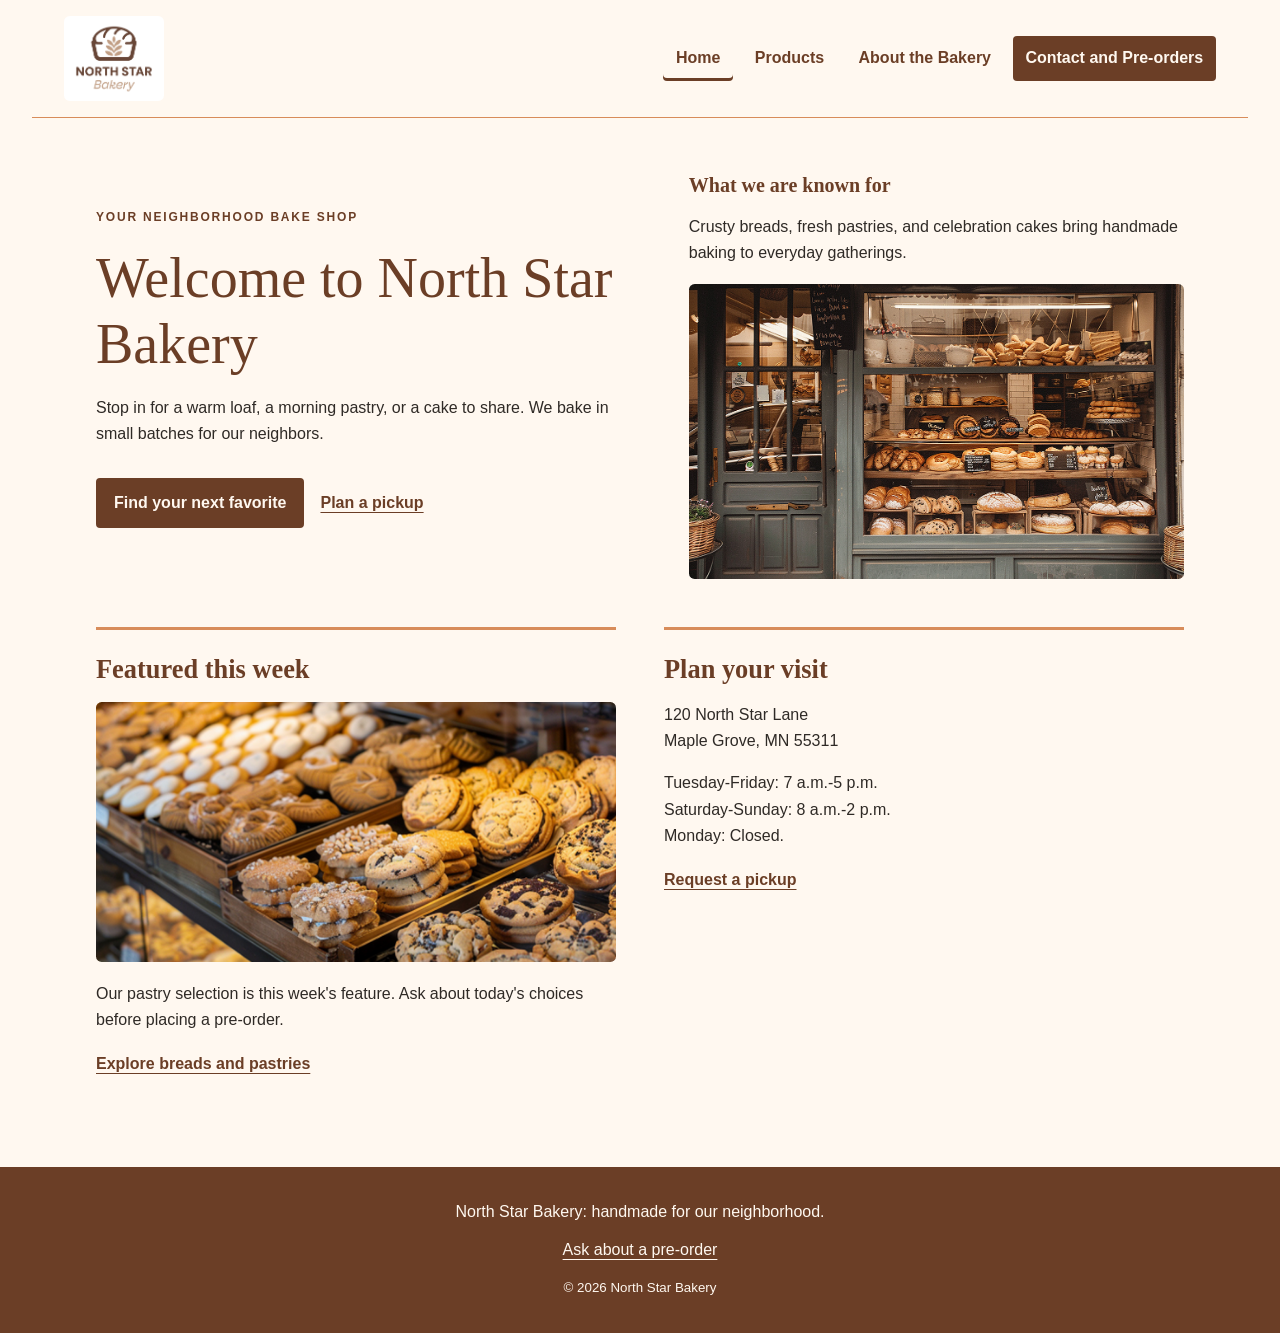
<file: index.html>
<!DOCTYPE html>
<html lang="en">
<head>
  <meta charset="UTF-8">
  <meta name="viewport" content="width=device-width, initial-scale=1.0">
  <title>Home | North Star Bakery</title>
<link rel="stylesheet" href="styles.css">
<script src="bakery.js" defer></script>
</head>
<body class="index-page">
  <a href="#main-content">Skip to main content</a>
  <header>
    <a href="index.html">
      <img src="media/bakery-logo_c.png" alt="North Star Bakery home" width="160">
    </a>
    <nav aria-label="Main navigation">
      <ul>
        <li><a href="index.html" aria-current="page">Home</a></li>
        <li><a href="products.html">Products</a></li>
        <li><a href="about.html">About the Bakery</a></li>
        <li><a href="contact.html" class="nav-request">Contact and Pre-orders</a></li>
      </ul>
    </nav>
  </header>
  <main id="main-content">
    <div class="hero">
<div class="hero-copy">
<p class="eyebrow">YOUR NEIGHBORHOOD BAKE SHOP</p>
<h1>Welcome to North Star Bakery</h1>
    <p>Stop in for a warm loaf, a morning pastry, or a cake
      to share. We bake in small batches for our neighbors.</p>
    <p class="hero-actions"><a href="products.html" class="button">Find your next favorite</a><a href="contact.html" class="text-link">Plan a pickup</a></p>
</div>
<section>
      <h2>What we are known for</h2>
      <p>Crusty breads, fresh pastries, and celebration cakes
        bring handmade baking to everyday gatherings.</p>
      <img src="media/bakery-storefront_c.png" alt="Bakery window filled with bread and pastries" width="480">
    </section>
    </div>
<div class="home-details">
<section>
      <h2>Featured this week</h2>
      <picture>
        <source media="(min-width: 700px)" srcset="media/bakery-feature-large_c.png">
        <img src="media/bakery-feature-small_c.png" alt="Fresh pastries arranged in a bakery case" width="480">
      </picture>
      <p>Our pastry selection is this week's feature.
        Ask about today's choices before placing a pre-order.</p>
      <p><a href="products.html" class="text-link">Explore breads and pastries</a></p>
    </section>
    <section>
      <h2>Plan your visit</h2>
      <address>120 North Star Lane<br>Maple Grove, MN 55311</address>
      <p>Tuesday-Friday: 7 a.m.-5 p.m.<br>
        Saturday-Sunday: 8 a.m.-2 p.m.<br>Monday: Closed.</p>
      <p><a href="contact.html" class="text-link">Request a pickup</a></p>
    </section>
  </div></main>
  <footer>
    <p>North Star Bakery: handmade for our neighborhood.</p>
    <p><a href="contact.html">Ask about a pre-order</a></p>
    <small>© 2026 North Star Bakery</small>
  </footer>
</body>
</html>
</file>
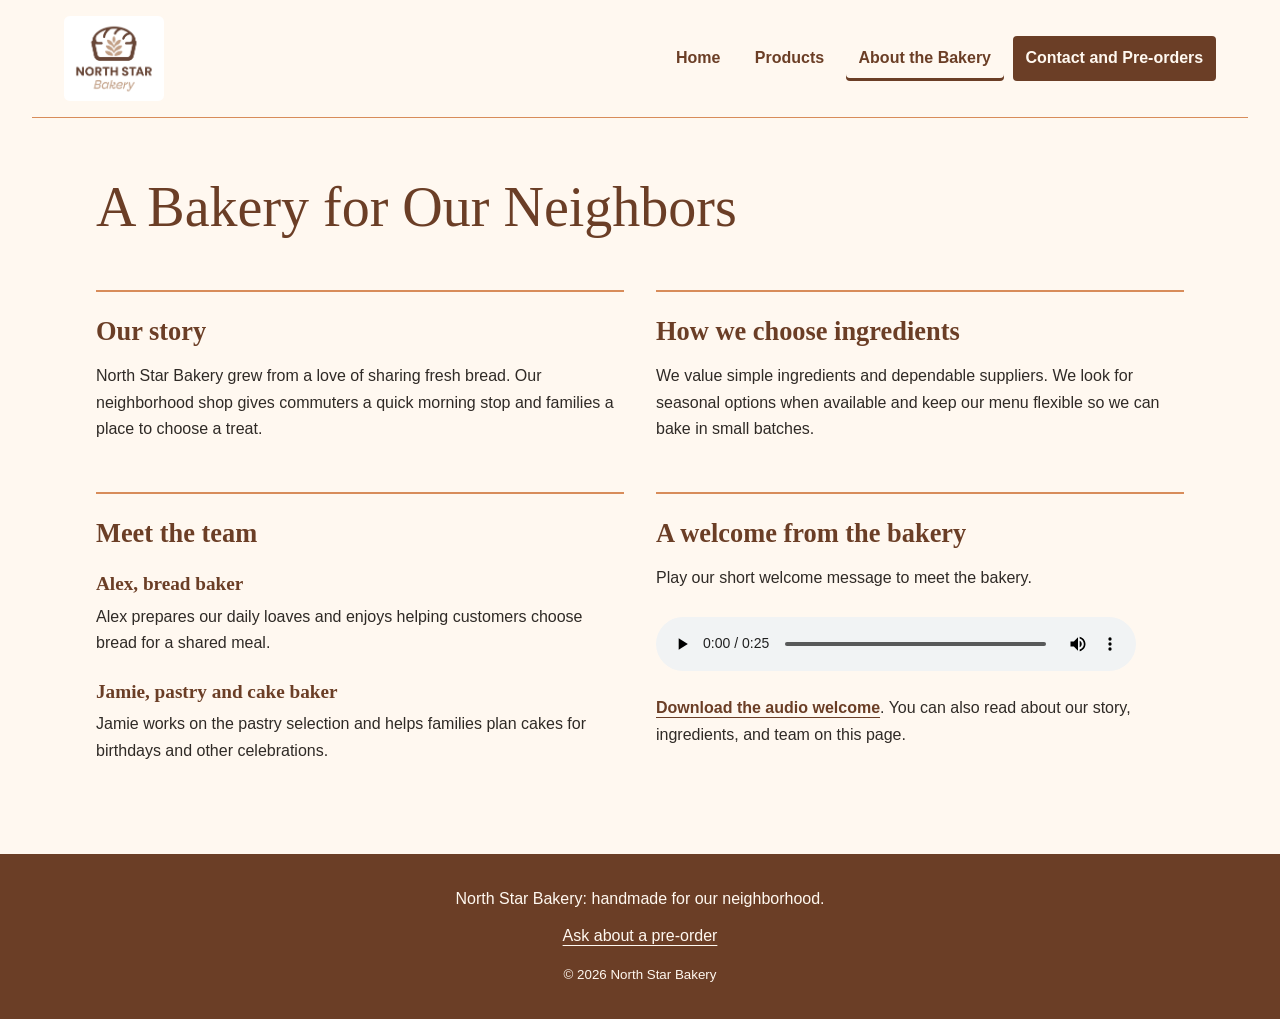
<file: about.html>
<!DOCTYPE html>
<html lang="en">
<head>
  <meta charset="UTF-8">
  <meta name="viewport" content="width=device-width, initial-scale=1.0">
  <title>About the Bakery | North Star Bakery</title>
<link rel="stylesheet" href="styles.css">
<script src="bakery.js" defer></script>
</head>
<body class="about-page">
  <a href="#main-content">Skip to main content</a>
  <header>
    <a href="index.html">
      <img src="media/bakery-logo_c.png" alt="North Star Bakery home" width="160">
    </a>
    <nav aria-label="Main navigation">
      <ul>
        <li><a href="index.html">Home</a></li>
        <li><a href="products.html">Products</a></li>
        <li><a href="about.html" aria-current="page">About the Bakery</a></li>
        <li><a href="contact.html" class="nav-request">Contact and Pre-orders</a></li>
      </ul>
    </nav>
  </header>
  <main id="main-content" class="about-layout">
    <h1>A Bakery for Our Neighbors</h1>
    <section>
      <h2>Our story</h2>
      <p>North Star Bakery grew from a love of sharing fresh
        bread. Our neighborhood shop gives commuters a quick
        morning stop and families a place to choose a treat.</p>
    </section>
    <section>
      <h2>How we choose ingredients</h2>
      <p>We value simple ingredients and dependable suppliers.
        We look for seasonal options when available and keep
        our menu flexible so we can bake in small batches.</p>
    </section>
    <section>
      <h2>Meet the team</h2>
      <h3>Alex, bread baker</h3>
      <p>Alex prepares our daily loaves and enjoys helping
        customers choose bread for a shared meal.</p>
      <h3>Jamie, pastry and cake baker</h3>
      <p>Jamie works on the pastry selection and helps families
        plan cakes for birthdays and other celebrations.</p>
    </section>
    <section>
      <h2>A welcome from the bakery</h2>
      <p>Play our short welcome message to meet the bakery.</p>
      <audio controls preload="metadata">
        <source src="media/bakery-welcome_c.mp3" type="audio/mpeg">
        Your browser does not support audio playback.
        <a href="media/bakery-welcome_c.mp3" class="text-link">
          Download the bakery welcome message</a>.
      </audio>
      <p><a href="media/bakery-welcome_c.mp3" class="text-link">
        Download the audio welcome</a>. You can also read
        about our story, ingredients, and team on this page.</p>
    </section>
  </main>
  <footer>
    <p>North Star Bakery: handmade for our neighborhood.</p>
    <p><a href="contact.html">Ask about a pre-order</a></p>
    <small>© 2026 North Star Bakery</small>
  </footer>
</body>
</html>
</file>
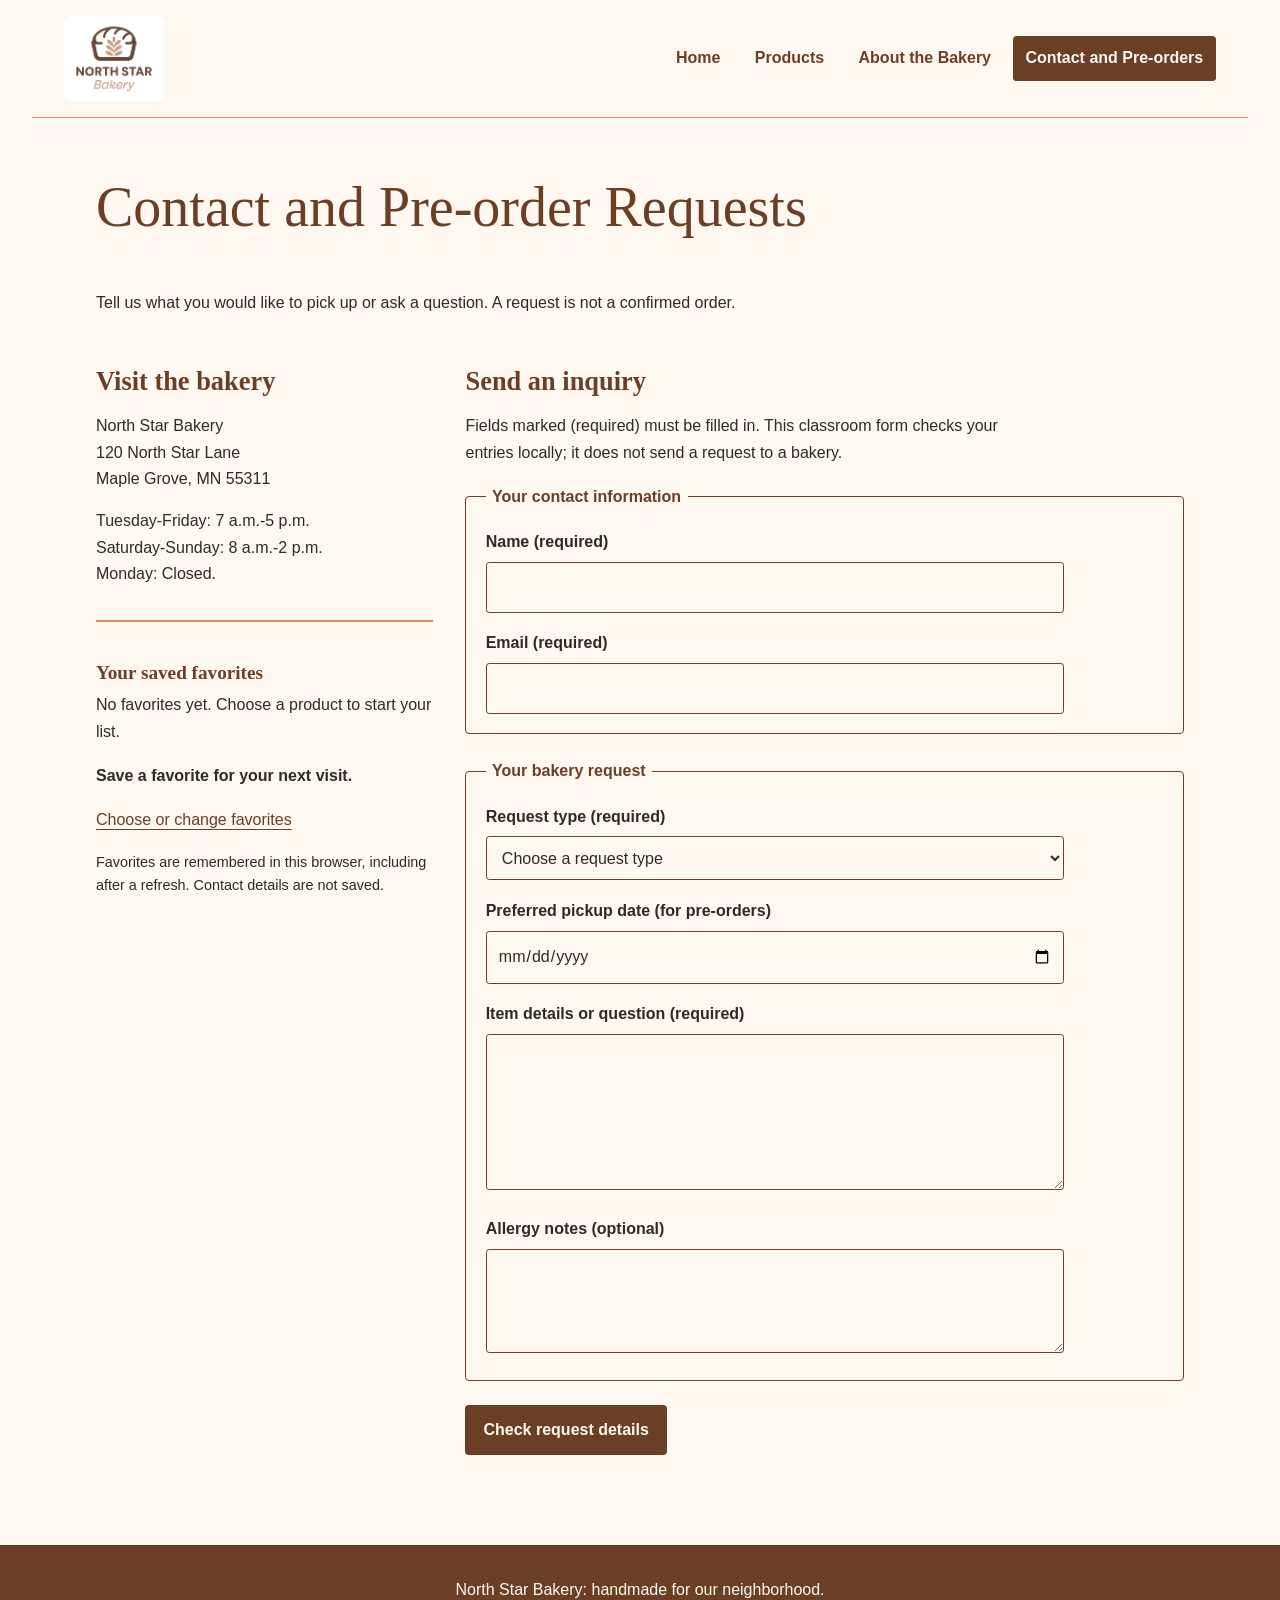
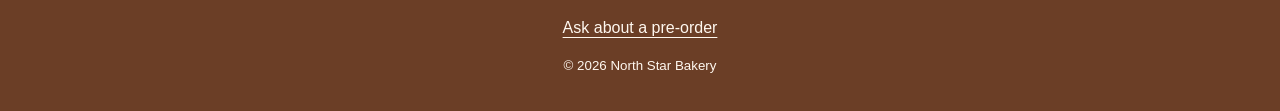
<file: contact.html>
<!DOCTYPE html>
<html lang="en">
<head>
  <meta charset="UTF-8">
  <meta name="viewport" content="width=device-width, initial-scale=1.0">
  <title>Contact and Pre-orders | North Star Bakery</title>
<link rel="stylesheet" href="styles.css">
<script src="bakery.js" defer></script>
</head>
<body class="contact-page">
  <a href="#main-content">Skip to main content</a>
  <header>
    <a href="index.html">
      <img src="media/bakery-logo_c.png" alt="North Star Bakery home" width="160">
    </a>
    <nav aria-label="Main navigation">
      <ul>
        <li><a href="index.html">Home</a></li>
        <li><a href="products.html">Products</a></li>
        <li><a href="about.html">About the Bakery</a></li>
        <li><a href="contact.html" aria-current="page" class="nav-request">Contact and Pre-orders</a></li>
      </ul>
    </nav>
  </header>
  <main id="main-content" class="contact-layout">
    <h1>Contact and Pre-order Requests</h1>
    <p>Tell us what you would like to pick up or ask a question.
      A request is not a confirmed order.</p>
    <section>
      <h2>Visit the bakery</h2>
      <address>North Star Bakery<br>120 North Star Lane<br>
        Maple Grove, MN 55311</address>
      <p>Tuesday-Friday: 7 a.m.-5 p.m.<br>
        Saturday-Sunday: 8 a.m.-2 p.m.<br>Monday: Closed.</p>
    <div class="saved-favorites" aria-labelledby="saved-heading">
<h3 id="saved-heading">Your saved favorites</h3>
<div id="favorite-summary"></div>
<p id="favorite-status" role="status" aria-live="polite"></p>
<p><a href="products.html">Choose or change favorites</a></p>
<p id="storage-note">Favorites stay in this browser. Contact details are not saved.</p>
</div></section>
    <section>
      <h2>Send an inquiry</h2>
      <p id="form-help">Fields marked (required) must be filled
        in. This classroom form checks your entries locally;
        it does not send a request to a bakery.</p>
      <form action="contact.html" method="get" aria-describedby="form-help" id="inquiry-form">
        <fieldset>
          <legend>Your contact information</legend>
          <p><label for="customer-name">Name (required)</label><br>
            <input id="customer-name" name="customer_name" type="text" autocomplete="name" required minlength="2" maxlength="80" aria-describedby="customer-name-error"><span id="customer-name-error" class="field-error" aria-live="polite"></span></p>
          <p><label for="email">Email (required)</label><br>
            <input id="email" name="email" type="email" autocomplete="email" required maxlength="120" aria-describedby="email-error"><span id="email-error" class="field-error" aria-live="polite"></span></p>
        </fieldset>
        <fieldset>
          <legend>Your bakery request</legend>
          <p><label for="request-type">
            Request type (required)</label><br>
            <select id="request-type" name="request_type" required aria-describedby="request-type-error">
              <option value="">Choose a request type</option>
              <option value="preorder">Pre-order inquiry</option>
              <option value="question">General question</option>
            </select><span id="request-type-error" class="field-error" aria-live="polite"></span></p>
          <p><label for="pickup-date">Preferred pickup date
            (for pre-orders)</label><br>
            <input id="pickup-date" name="pickup_date" type="date" aria-describedby="pickup-date-error"><span id="pickup-date-error" class="field-error" aria-live="polite"></span></p>
          <p><label for="details">Item details or question
            (required)</label><br>
            <textarea id="details" name="details" rows="5" cols="40" required minlength="10" maxlength="1000" aria-describedby="details-error"></textarea><span id="details-error" class="field-error" aria-live="polite"></span></p>
          <p><label for="allergies">
            Allergy notes (optional)</label><br>
            <textarea id="allergies" name="allergy_notes" rows="3" cols="40" maxlength="500" aria-describedby="allergies-error"></textarea><span id="allergies-error" class="field-error" aria-live="polite"></span></p>
        </fieldset>
        <button type="submit">Check request details</button>
      <p id="form-status" class="form-status" role="status" aria-live="polite" tabindex="-1"></p>
</form>
    </section>
  </main>
  <footer>
    <p>North Star Bakery: handmade for our neighborhood.</p>
    <p><a href="contact.html">Ask about a pre-order</a></p>
    <small>© 2026 North Star Bakery</small>
  </footer>
</body>
</html>
</file>
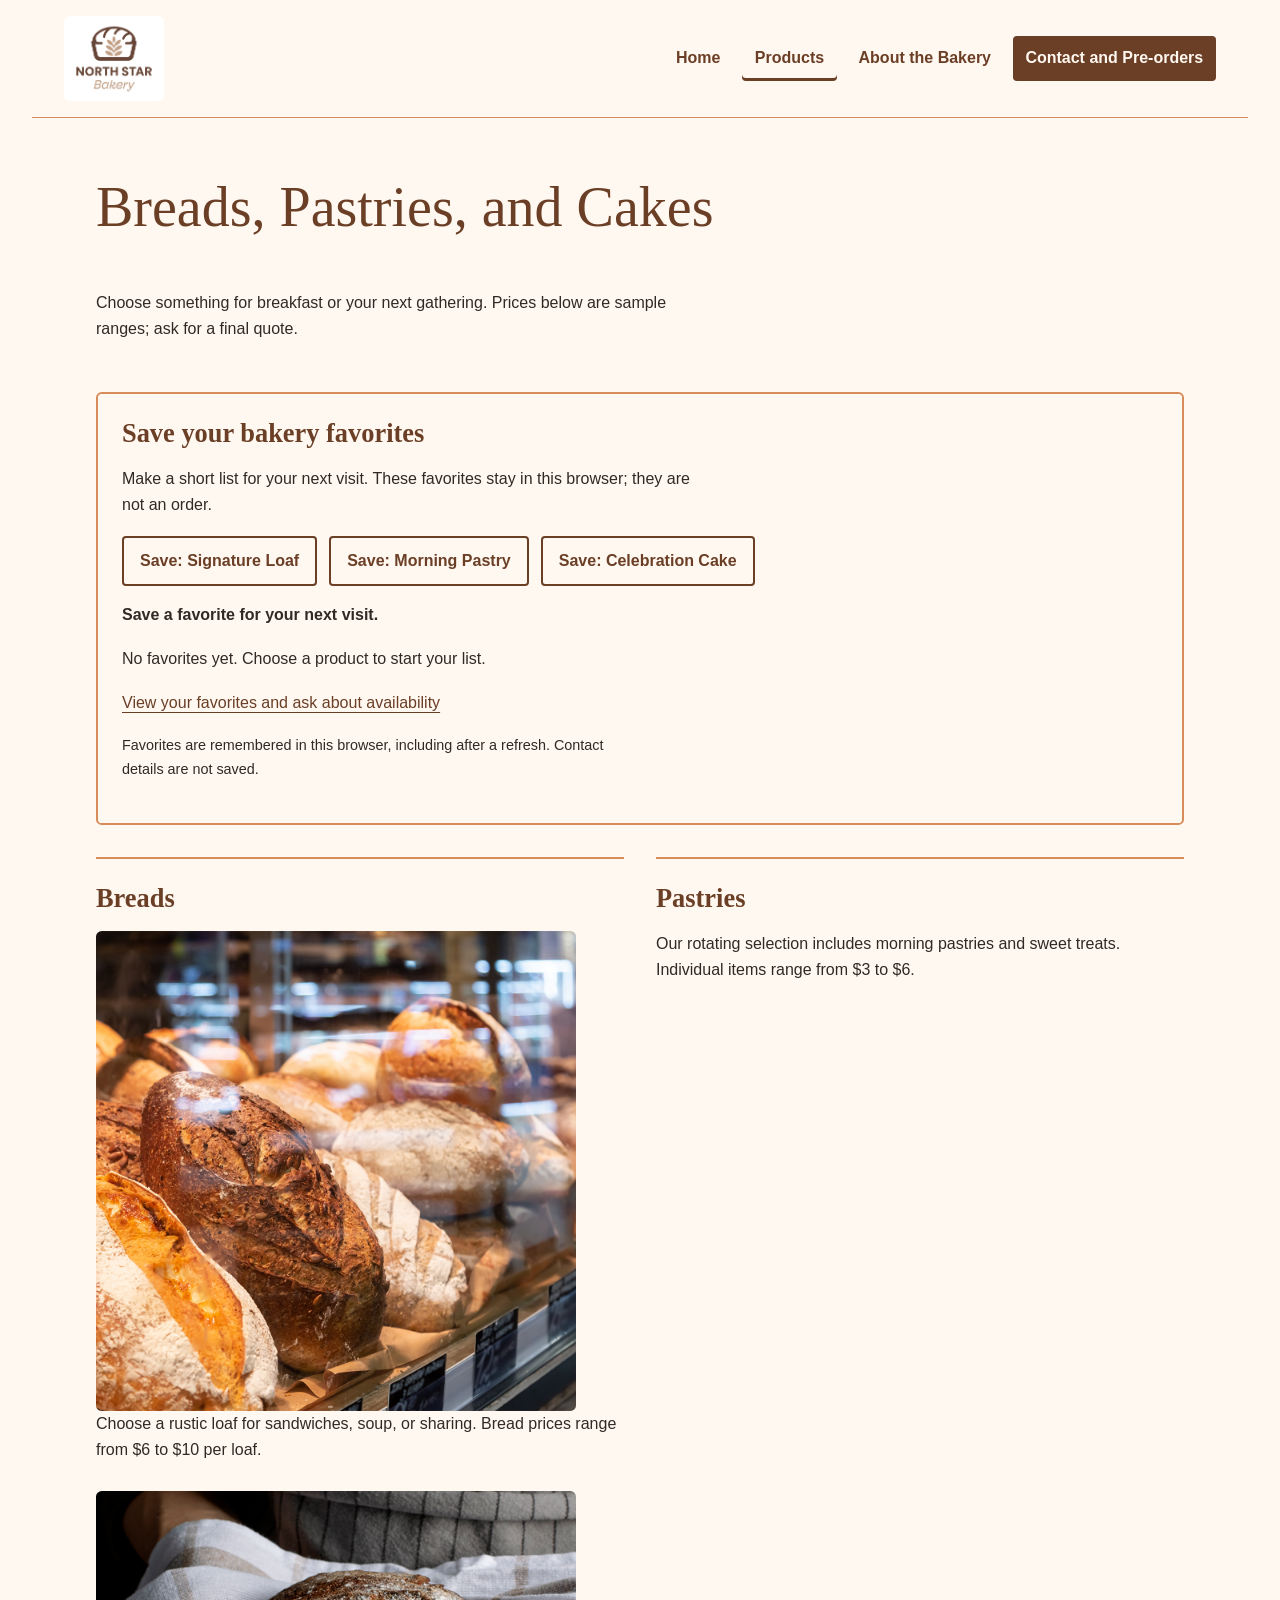
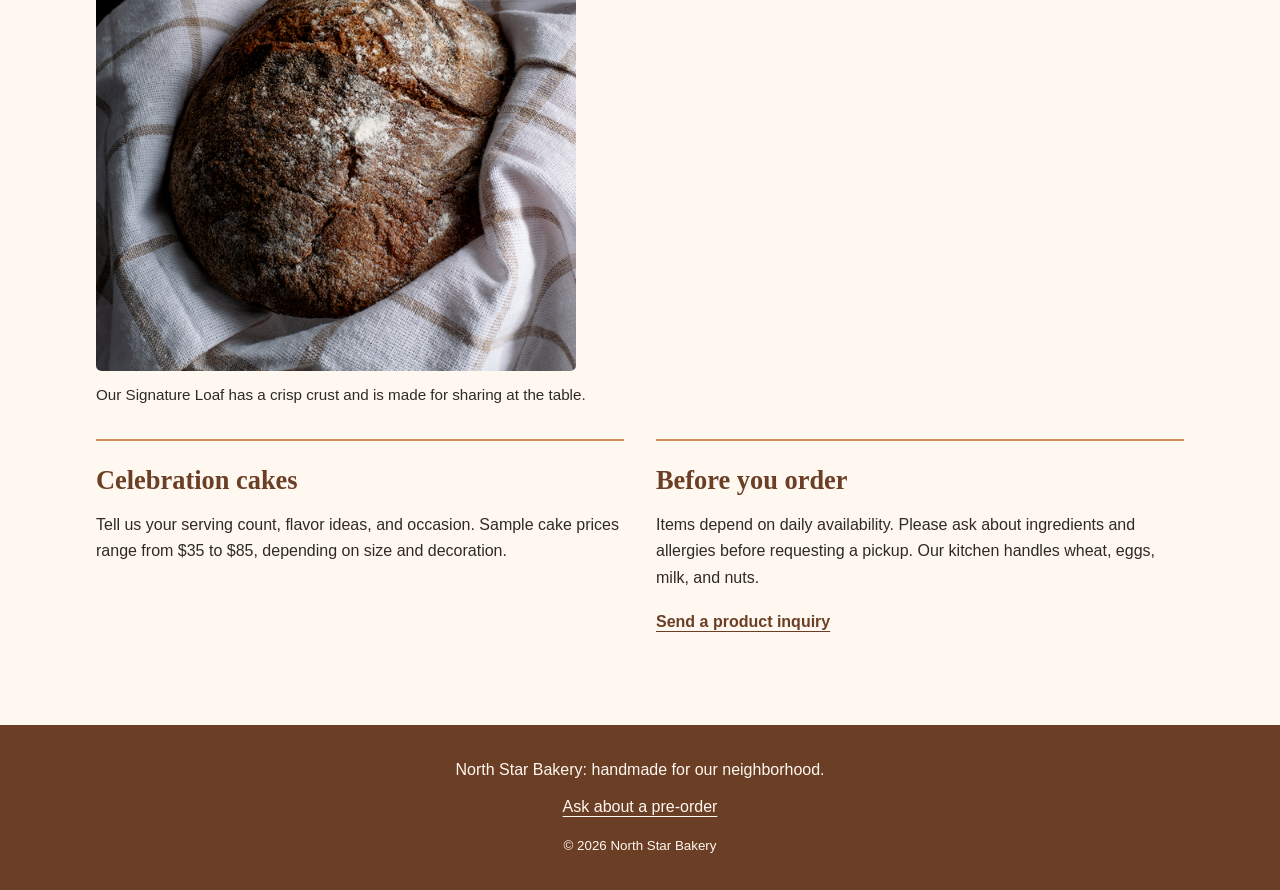
<file: products.html>
<!DOCTYPE html>
<html lang="en">
<head>
  <meta charset="UTF-8">
  <meta name="viewport" content="width=device-width, initial-scale=1.0">
  <title>Products | North Star Bakery</title>
<link rel="stylesheet" href="styles.css">
<script src="bakery.js" defer></script>
</head>
<body class="products-page">
  <a href="#main-content">Skip to main content</a>
  <header>
    <a href="index.html">
      <img src="media/bakery-logo_c.png" alt="North Star Bakery home" width="160">
    </a>
    <nav aria-label="Main navigation">
      <ul>
        <li><a href="index.html">Home</a></li>
        <li><a href="products.html" aria-current="page">Products</a></li>
        <li><a href="about.html">About the Bakery</a></li>
        <li><a href="contact.html" class="nav-request">Contact and Pre-orders</a></li>
      </ul>
    </nav>
  </header>
  <main id="main-content" class="products-layout">
    <h1>Breads, Pastries, and Cakes</h1>
    <p>Choose something for breakfast or your next gathering.
      Prices below are sample ranges; ask for a final quote.</p>
    <section class="favorites-panel" aria-labelledby="favorites-heading"><h2 id="favorites-heading">Save your bakery favorites</h2>
<p>Make a short list for your next visit. These favorites stay in this browser; they are not an order.</p>
<noscript><p>Turn on JavaScript to save favorites. You can still browse every product below.</p></noscript>
<div id="favorite-controls" class="favorite-controls"></div>
<p id="favorite-status" role="status" aria-live="polite"></p>
<div id="favorite-summary"></div>
<button id="clear-favorites" type="button" hidden>Clear favorites</button><p><a href="contact.html">View your favorites and ask about availability</a></p>
<p id="storage-note">Favorites are saved on this device. Use Clear favorites to remove them.</p></section><section>
      <h2>Breads</h2>
      <img src="media/bakery-bread_c.png" alt="Round and oval crusty loaves in a display case" width="400">
      <p>Choose a rustic loaf for sandwiches, soup, or sharing.
        Bread prices range from $6 to $10 per loaf.</p>
      <figure>
        <img src="media/bakery-signature-loaf_c.png" alt="Round scored loaf with a flour-dusted crust" width="400">
        <figcaption>Our Signature Loaf has a crisp crust
          and is made for sharing at the table.</figcaption>
      </figure>
    </section>
    <section>
      <h2>Pastries</h2>
      <p>Our rotating selection includes morning pastries
        and sweet treats. Individual items range from $3 to $6.</p>
    </section>
    <section>
      <h2>Celebration cakes</h2>
      <p>Tell us your serving count, flavor ideas, and occasion.
        Sample cake prices range from $35 to $85, depending
        on size and decoration.</p>
    </section>
    <section>
      <h2>Before you order</h2>
      <p>Items depend on daily availability. Please ask about
        ingredients and allergies before requesting a pickup.
        Our kitchen handles wheat, eggs, milk, and nuts.</p>
      <p><a href="contact.html" class="text-link">Send a product inquiry</a></p>
    </section>
  </main>
  <footer>
    <p>North Star Bakery: handmade for our neighborhood.</p>
    <p><a href="contact.html">Ask about a pre-order</a></p>
    <small>© 2026 North Star Bakery</small>
  </footer>
</body>
</html>
</file>
<file: styles.css>
/* North Star Bakery: shared, mobile-first design. */
:root {
  --cream: #fff8f0;
  --brown: #6b3e26;
  --peach: #d88c5a;
  --charcoal: #2f2a26;
}
* { box-sizing: border-box; }
html { color-scheme: light; }
body {
  margin: 0;
  background: var(--cream);
  color: var(--charcoal);
  font-family: Arial;
  font-size: 1rem;
  line-height: 1.65;
}
a { color: var(--brown); text-underline-offset: 0.22em; }
a:hover { text-decoration-thickness: 0.15em; }
a:focus-visible, button:focus-visible, input:focus-visible,
select:focus-visible, textarea:focus-visible, audio:focus-visible {
  outline: 3px solid var(--brown);
  outline-offset: 4px;
}
body > a:first-child {
  position: absolute;
  left: 1rem;
  top: -6rem;
  z-index: 10;
  padding: 0.7rem 1rem;
  background: var(--cream);
  border: 2px solid var(--brown);
}
body > a:first-child:focus { top: 0.5rem; }
header {
  max-width: 76rem;
  margin: auto;
  padding: 1rem 1.25rem;
  display: flex;
  flex-direction: column;
  align-items: center;
  gap: 1rem;
  border-bottom: 1px solid var(--peach);
}
header > a { flex-shrink: 0; }
header img { width: 100px; height: auto; display: block; }
nav { width: 100%; }
nav ul {
  display: flex;
  flex-wrap: wrap;
  justify-content: center;
  gap: 0.4rem;
  list-style: none;
  margin: 0;
  padding: 0;
}
nav a {
  display: block;
  padding: 0.6rem 0.8rem;
  min-height: 44px;
  font-weight: 700;
  text-decoration: none;
  border-radius: 0.25rem;
}
nav a[aria-current="page"] { box-shadow: inset 0 -3px var(--brown); }
nav a:hover { background: var(--peach); color: var(--charcoal); }
nav .nav-request { background: var(--brown); color: var(--cream); }
main { max-width: 72rem; margin: auto; padding: 2.25rem 1.25rem 3.5rem; }
h1, h2, h3 { font-family: Georgia; line-height: 1.18; color: var(--brown); }
h1 { font-size: 2.25rem; font-weight: 400; margin: 0 0 1.1rem; }
h2 { font-size: 1.65rem; margin: 0 0 1rem; }
h3 { font-size: 1.2rem; margin: 1.5rem 0 0.5rem; }
p { margin: 0 0 1.1rem; max-width: 65ch; }
section { min-width: 0; margin-top: 2rem; }
img { display: block; max-width: 100%; height: auto; border-radius: 0.35rem; }
main img { width: 100%; }
figure { margin: 1.75rem 0 0; }
figcaption { margin-top: 0.65rem; font-size: 0.95rem; }
address { font-style: normal; margin-bottom: 1rem; }
.eyebrow { color: var(--brown); font-size: 0.75rem; font-weight: 700; letter-spacing: 0.15em; }
.hero { display: flex; flex-direction: column; gap: 2rem; }
.hero-copy { display: flex; flex-direction: column; justify-content: center; min-width: 0; }
.hero section { margin: 0; }
.hero section h2 { font-size: 1.25rem; }
.hero-actions { display: flex; flex-wrap: wrap; align-items: center; gap: 1rem; margin-top: 0.8rem; }
.button, button {
  display: inline-block;
  background: var(--brown);
  color: var(--cream);
  border: 2px solid var(--brown);
  border-radius: 0.25rem;
  padding: 0.8rem 1rem;
  font: inherit;
  font-weight: 700;
  line-height: 1.3;
  text-decoration: none;
  cursor: pointer;
}
.button:hover, button:hover { background: var(--charcoal); }
.home-details { display: flex; flex-direction: column; gap: 2rem; margin-top: 3rem; }
.home-details section { margin: 0; border-top: 3px solid var(--peach); padding-top: 1.5rem; }
.home-details picture { display: block; margin-bottom: 1.2rem; }
.text-link { font-weight: 700; }
.products-layout, .about-layout, .contact-layout {
  display: flex; flex-direction: column; gap: 1.75rem;
}
.products-layout > section, .about-layout > section,
.contact-layout > section { margin-top: 0; }
.products-layout > section, .about-layout > section {
  border-top: 2px solid var(--peach); padding-top: 1.5rem;
}
.products-layout img { max-width: 30rem; }
audio { width: 100%; max-width: 30rem; margin: 0.5rem 0 1rem; }
fieldset { border: 1px solid var(--brown); border-radius: 0.25rem; margin: 0 0 1.5rem; padding: 1.2rem; min-width: 0; }
legend { color: var(--brown); font-weight: 700; padding: 0 0.4rem; }
label { display: inline-block; font-weight: 700; margin-bottom: 0.4rem; }
input, select, textarea {
  width: 100%; min-width: 0; min-height: 44px;
  padding: 0.7rem; border: 1px solid var(--brown);
  border-radius: 0.2rem; background: var(--cream);
  color: var(--charcoal); font: inherit;
}
textarea { resize: vertical; }
fieldset p:last-child { margin-bottom: 0; }
footer { background: var(--brown); color: var(--cream); padding: 2rem 1.25rem; text-align: center; }
footer p { margin: 0 auto 0.7rem; }
footer a { color: var(--cream); }
/* The larger-screen layout starts at 768px with normal font settings. */
@media (min-width: 48rem) {
  header { flex-direction: row; justify-content: space-between; padding: 1rem 2rem; }
  nav { width: auto; }
  nav ul { justify-content: flex-end; gap: 0.55rem; }
  main { padding: 3.5rem 2rem 4.5rem; }
  h1 { font-size: 3.5rem; }
  .hero { flex-direction: row; gap: 3rem; align-items: center; }
  .hero-copy { flex: 1.1; }
  .hero > section { flex: 1; }
  .home-details { flex-direction: row; gap: 3rem; }
  .home-details > section { flex: 1; }
  .products-layout, .about-layout, .contact-layout { flex-direction: row; flex-wrap: wrap; gap: 2rem; }
  .products-layout > h1, .products-layout > p,
  .about-layout > h1, .contact-layout > h1,
  .contact-layout > p { flex-basis: 100%; }
  .products-layout > section, .about-layout > section { flex: 1 1 calc(50% - 2rem); }
  .contact-layout > section:first-of-type { flex: 1 1 28%; }
  .contact-layout > section:last-of-type { flex: 2 1 60%; }
}

.contact-layout > p { max-width: none; }


/* Touchstone 4 adds accessible favorites and validation feedback. */
[hidden] { display: none !important; }
.products-layout > .favorites-panel { flex-basis: 100%; }
.favorites-panel { border: 2px solid var(--peach); padding: 1.5rem; border-radius: .35rem; }
.favorite-controls { display: flex; flex-wrap: wrap; gap: .75rem; margin-bottom: 1rem; }
.favorite-controls button[aria-pressed="false"] { background: var(--cream); color: var(--brown); }
.favorite-controls button[aria-pressed="false"]:hover { background: var(--brown); color: var(--cream); }
.favorite-controls button[aria-pressed="true"] { background: var(--brown); color: var(--cream); }
#favorite-summary ul { padding-left: 1.3rem; margin: .5rem 0 1rem; }
#favorite-status { font-weight: 700; }
#storage-note { font-size: .9rem; margin-top: 1rem; }
#clear-favorites { margin-bottom: 1rem; }
.saved-favorites { border-top: 2px solid var(--peach); padding-top: 1rem; margin-top: 2rem; }
.field-error { display: block; font-weight: 700; margin-top: .4rem; color: var(--brown); }
.field-error:empty { display: none; }
[aria-invalid="true"] { border: 3px solid var(--brown); }
.form-status:not(:empty) { border-left: 4px solid var(--brown); padding: .8rem 1rem; margin-top: 1rem; }
</file>
